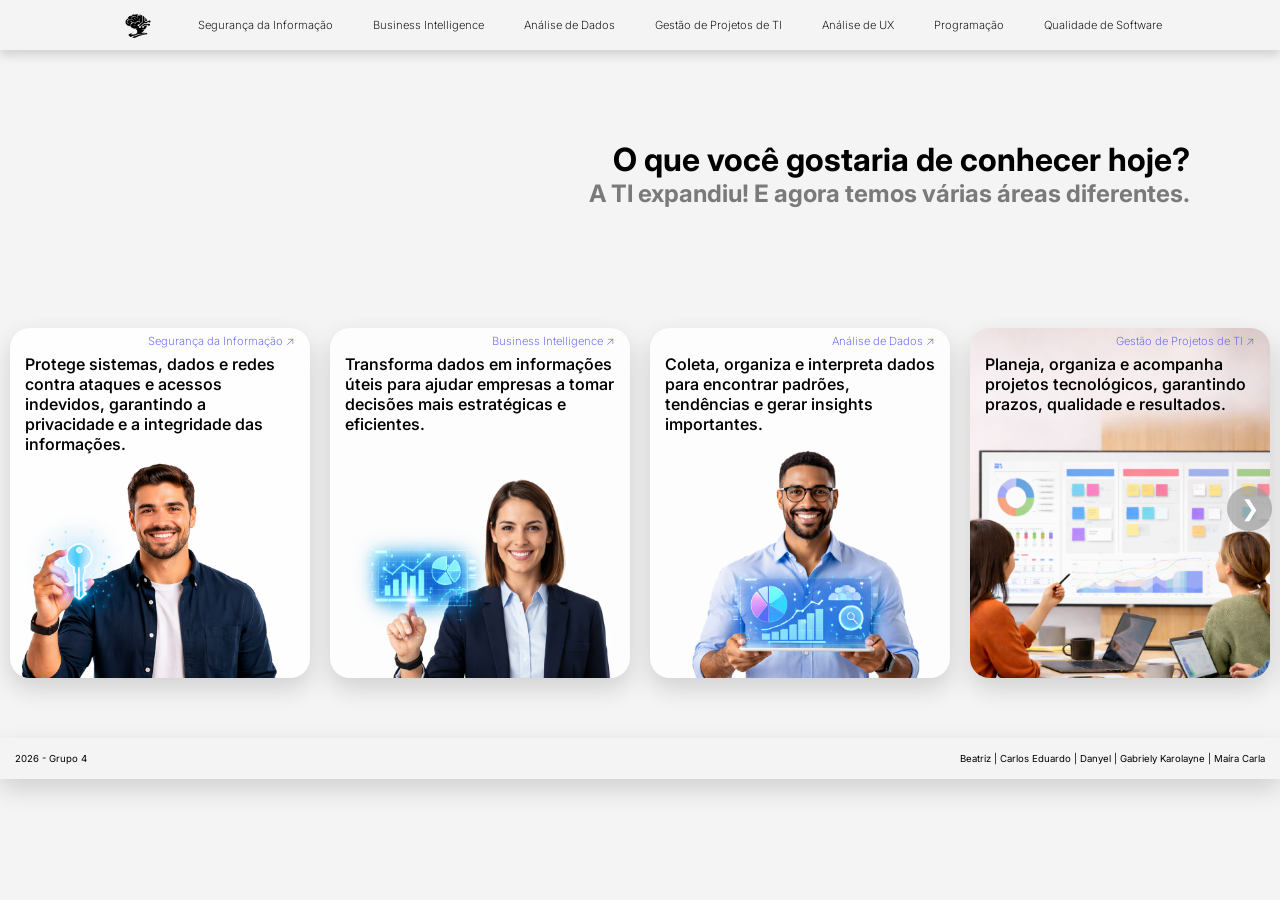
<file: index.html>
<!DOCTYPE html>
<html lang='en'>

<head>
    <meta charset='utf-8'>
    <meta name='viewport' content='width=device-width, initial-scale=1'>
    <title>Áreas da TI</title>
    <link rel="icon" type="image/x-icon" href="imgs/page-icon.png">
    <link rel='stylesheet' href='css/main.css'>
</head>

<body>
    <header class="main-header">
        <div class="logo first"><a href="index.html"><img src="imgs/icon.png" alt="Ícone do site, um cerébro com circuitos"></a></div>
        <div>
            <nav>
                <ul class="nav-links">
                    <li><a href="pages/si.html">Segurança da Informação</a></li>
                    <li><a href="pages/bi.html">Business Intelligence</a></li>
                    <li><a href="pages/ad.html">Análise de Dados</a></li>
                    <li><a href="pages/gp.html">Gestão de Projetos de TI</a></li>
                    <li><a href="pages/ux.html">Análise de UX </a></li>
                    <li><a href="pages/pr.html">Programação</a></li>
                    <li><a href="pages/qs.html">Qualidade de Software</a></li>
                </ul>
            </nav>
        </div>
    </header>
    <div class="hard-content">
        <div class="title">
            <h1>O que você gostaria de conhecer hoje?</h1>
            <h2>A TI expandiu! E agora temos várias áreas diferentes.</h2>
        </div>

        <div class="roll-cards">
            <button class="arrow left" id="prevBtn">&#10094;</button>

            <div class="content" id="cardsContainer">
                <div class="card si" aria-label="Homem segurando uma chave virtual">
                    <p class="text"><a href="pages/si.html">Segurança da Informação ↗</a></p>
                    <p class="text">Protege sistemas, dados e redes contra ataques e acessos indevidos, garantindo a
                        privacidade e a integridade das informações.</p>
                </div>
                <div class="card bi" aria-label="Mulher tocando num holograma.">
                    <p class="text"><a href="pages/bi.html">Business Intelligence ↗</a></p>
                    <p class="text">Transforma dados em informações úteis para ajudar empresas a tomar decisões mais
                        estratégicas e eficientes.</p>
                </div>
                <div class="card ad" aria-label="Homem segurando um holograma.">
                    <p class="text"><a href="pages/ad.html">Análise de Dados ↗</a></p>
                    <p class="text">Coleta, organiza e interpreta dados para encontrar padrões, tendências e gerar
                        insights importantes.</p>
                </div>
                <div class="card gp" aria-label="Grupo analisando gráficos.">
                    <p class="text"><a href="pages/gp.html">Gestão de Projetos de TI ↗</a></p>
                    <p class="text">Planeja, organiza e acompanha projetos tecnológicos, garantindo prazos, qualidade e
                        resultados.</p>
                </div>
                <div class="card ux" aria-label="Grupo analisando interfaces.">
                    <p class="text black"><a href="pages/ux.html">Análise de UX ↗</a></p>
                    <p class="text black">Foca na experiência do usuário, tornando sistemas e sites mais fáceis,
                        intuitivos e agradáveis de usar.</p>
                </div>
                <div class="card pr" aria-label="Homem programando em um computador.">
                    <p class="text black"><a href="pages/pr.html">Programação ↗</a></p>
                    <p class="text black">Desenvolve sistemas, aplicativos e soluções digitais por meio de linguagens de
                        código.</p>
                </div>
                <div class="card qs" aria-label="Mulher mexendo em um tablet em frente ao computador.">
                    <p class="text"><a href="pages/qs.html">Qualidade de Software ↗</a></p>
                    <p class="text">Testa e valida sistemas para garantir que funcionem corretamente, sem erros e com
                        boa performance.</p>
                </div>
            </div>

            <button class="arrow right" id="nextBtn">&#10095;</button>
        </div>
    </div>
    <footer>
        <div class="group-name">
            <p>2026 - Grupo 4</p>
        </div>
        <div class="names">
            <p>Beatriz | Carlos Eduardo | Danyel | Gabriely Karolayne | Maíra Carla</p>
        </div>
    </footer>
    <script src="js/main.js"></script>
</body>

</html>
</file>
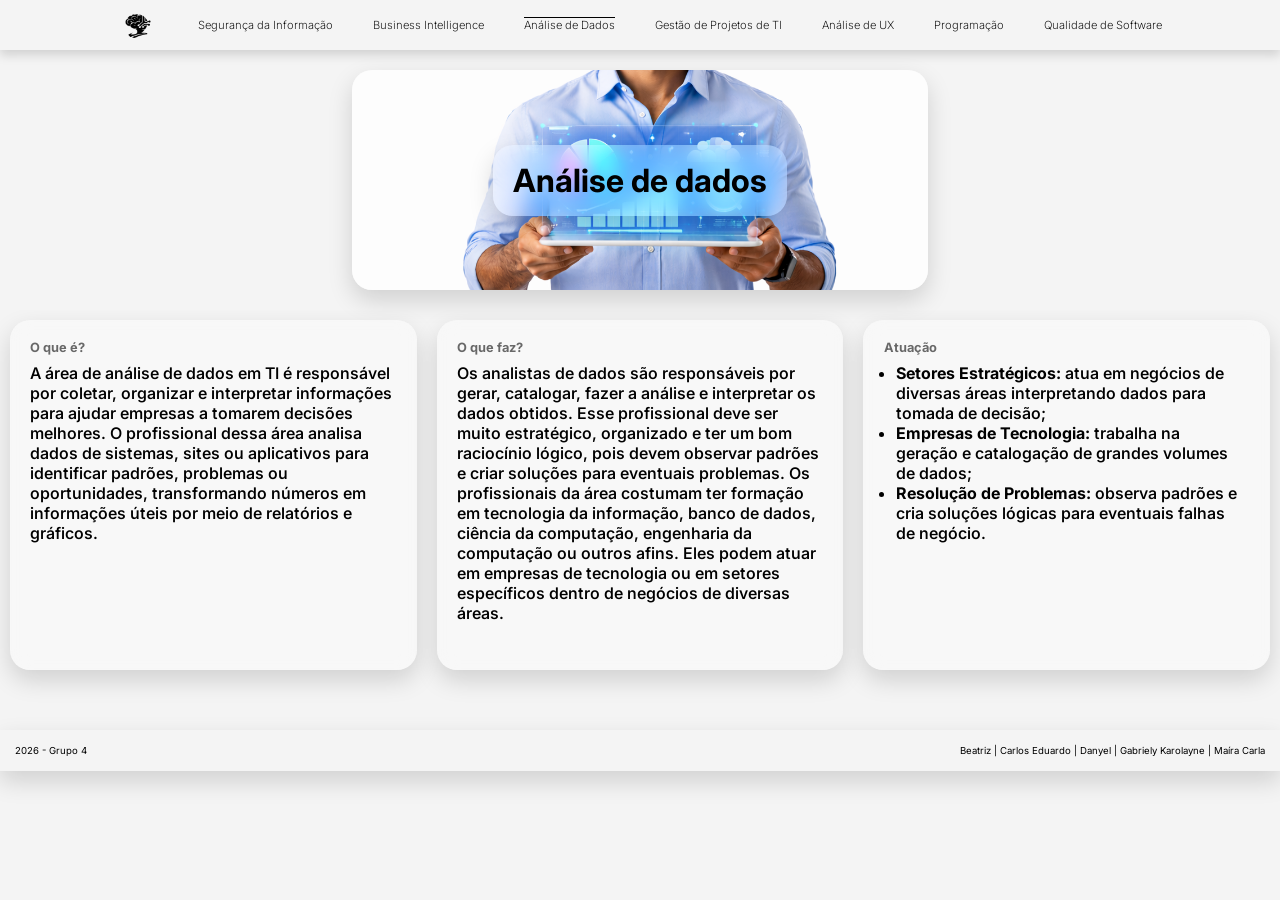
<file: pages/ad.html>
<!DOCTYPE html>
<html lang='en'>

<head>
    <meta charset='utf-8'>
    <meta name='viewport' content='width=device-width, initial-scale=1'>
    <title>Análise de Dados</title>
    <link rel="icon" type="image/x-icon" href="../imgs/page-icon.png">
    <link rel='stylesheet' href='../css/main.css'>
</head>

<body>
    <header class="main-header">
        <div class="logo"><a href="../index.html"><img src="../imgs/icon.png"
                    alt="Ícone do site, um cerébro com circuitos"></a></div>
        <div>
            <nav>
                <ul class="nav-links">
                    <li><a href="si.html">Segurança da Informação</a></li>
                    <li><a href="bi.html">Business Intelligence</a></li>
                    <li><a href="ad.html" class="selected">Análise de Dados</a></li>
                    <li><a href="gp.html">Gestão de Projetos de TI</a></li>
                    <li><a href="ux.html">Análise de UX </a></li>
                    <li><a href="pr.html">Programação</a></li>
                    <li><a href="qs.html">Qualidade de Software</a></li>
                </ul>
            </nav>
        </div>
    </header>
    <div class="page-content">
        <div class="title ad" aria-label="Homem segurando um holograma.">
            <h1>Análise de dados</h1>
        </div>
        <div class="content">

            <!-- Editar AQUI! -->
            <div class="card">
                <p class="subtitle">O que é?</p>
                <p class="text">A área de análise de dados em TI é responsável por coletar, organizar e interpretar
                    informações para ajudar empresas a tomarem decisões melhores. O profissional dessa área analisa
                    dados de sistemas, sites ou aplicativos para identificar padrões, problemas ou oportunidades,
                    transformando números em informações úteis por meio de relatórios e gráficos. </p>
            </div>

            <!-- Editar AQUI! -->
            <div class="card">
                <p class="subtitle">O que faz?</p>
                <p class="text">Os analistas de dados são responsáveis por gerar, catalogar, fazer a análise e
                    interpretar os dados obtidos. Esse profissional deve ser muito estratégico, organizado e ter um bom
                    raciocínio lógico, pois devem observar padrões e criar soluções para eventuais problemas. Os
                    profissionais da área costumam ter formação em tecnologia da informação, banco de dados, ciência da
                    computação, engenharia da computação ou outros afins. Eles podem atuar em empresas de tecnologia ou
                    em setores específicos dentro de negócios de diversas áreas.</p>
            </div>

            <!-- Editar AQUI! -->
            <div class="card">
                <p class="subtitle">Atuação</p>
                <p class="text"></p>
                <ul class="list">
                    <li><b>Setores Estratégicos:</b> atua em negócios de diversas áreas interpretando dados para tomada
                        de decisão;</li>
                    <li><b>Empresas de Tecnologia:</b> trabalha na geração e catalogação de grandes volumes de dados;
                    </li>
                    <li><b>Resolução de Problemas:</b> observa padrões e cria soluções lógicas para eventuais falhas de
                        negócio.</li>
                </ul>
            </div>
        </div>

    </div>
    </div>
    <footer>
        <div class="group-name">
            <p>2026 - Grupo 4</p>
        </div>
        <div class="names">
            <p>Beatriz | Carlos Eduardo | Danyel | Gabriely Karolayne | Maíra Carla</p>
        </div>
    </footer>
</body>

</html>
</file>
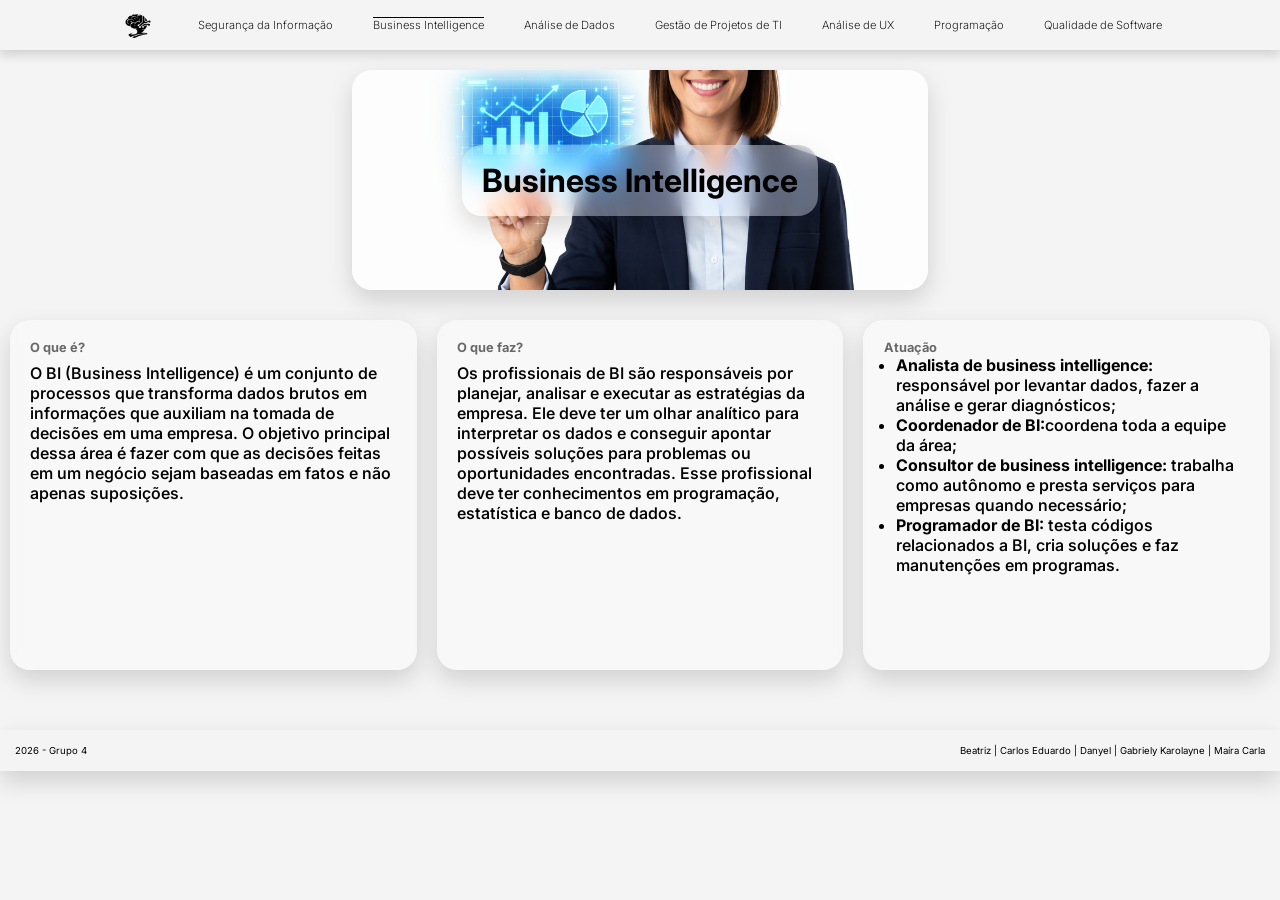
<file: pages/bi.html>
<!DOCTYPE html>
<html lang='en'>

<head>
    <meta charset='utf-8'>
    <meta name='viewport' content='width=device-width, initial-scale=1'>
    <title>Business Intelligence</title>
    <link rel="icon" type="image/x-icon" href="../imgs/page-icon.png">
    <link rel='stylesheet' href='../css/main.css'>
</head>

<body>
    <header class="main-header">
        <div class="logo"><a href="../index.html"><img src="../imgs/icon.png"
                    alt="Ícone do site, um cerébro com circuitos"></a></div>
        <div>
            <nav>
                <ul class="nav-links">
                    <li><a href="si.html">Segurança da Informação</a></li>
                    <li><a href="bi.html" class="selected">Business Intelligence</a></li>
                    <li><a href="ad.html">Análise de Dados</a></li>
                    <li><a href="gp.html">Gestão de Projetos de TI</a></li>
                    <li><a href="ux.html">Análise de UX </a></li>
                    <li><a href="pr.html">Programação</a></li>
                    <li><a href="qs.html">Qualidade de Software</a></li>
                </ul>
            </nav>
        </div>
    </header>
    <div class="page-content">
        <div class="title bi" aria-label="Mulher tocando num holograma.">
            <h1>Business Intelligence</h1>
        </div>
        <div class="content">
            <!-- Editar AQUI! -->
            <div class="card">
                <p class="subtitle">O que é?</p>
                <p class="text">O BI (Business Intelligence) é um conjunto de processos que transforma dados brutos em
                    informações que auxiliam na tomada de decisões em uma empresa. O objetivo principal dessa área é
                    fazer com que as decisões feitas em um negócio sejam baseadas em fatos e não apenas suposições. </p>
            </div>

            <!-- Editar AQUI! -->
            <div class="card">
                <p class="subtitle">O que faz?</p>
                <p class="text">Os profissionais de BI são responsáveis por planejar, analisar e executar as estratégias
                    da empresa. Ele deve ter um olhar analítico para interpretar os dados e conseguir apontar possíveis
                    soluções para problemas ou oportunidades encontradas. Esse profissional deve ter conhecimentos em
                    programação, estatística e banco de dados. </p>
            </div>

            <!-- Editar AQUI! -->
            <div class="card">
                <p class="subtitle">Atuação</p>
                <ul class="list">
                    <li><b>Analista de business intelligence:</b> responsável por levantar dados, fazer a análise e
                        gerar diagnósticos;</li>
                    <li><b>Coordenador de BI:</b>coordena toda a equipe da área;</li>
                    <li><b>Consultor de business intelligence:</b> trabalha como autônomo e presta serviços para
                        empresas quando necessário;</li>
                    <li><b>Programador de BI:</b> testa códigos relacionados a BI, cria soluções e faz manutenções em
                        programas.</li>
                </ul>
            </div>
        </div>
    </div>
    </div>
    <footer>
        <div class="group-name">
            <p>2026 - Grupo 4</p>
        </div>
        <div class="names">
            <p>Beatriz | Carlos Eduardo | Danyel | Gabriely Karolayne | Maíra Carla</p>
        </div>
    </footer>
</body>

</html>
</file>
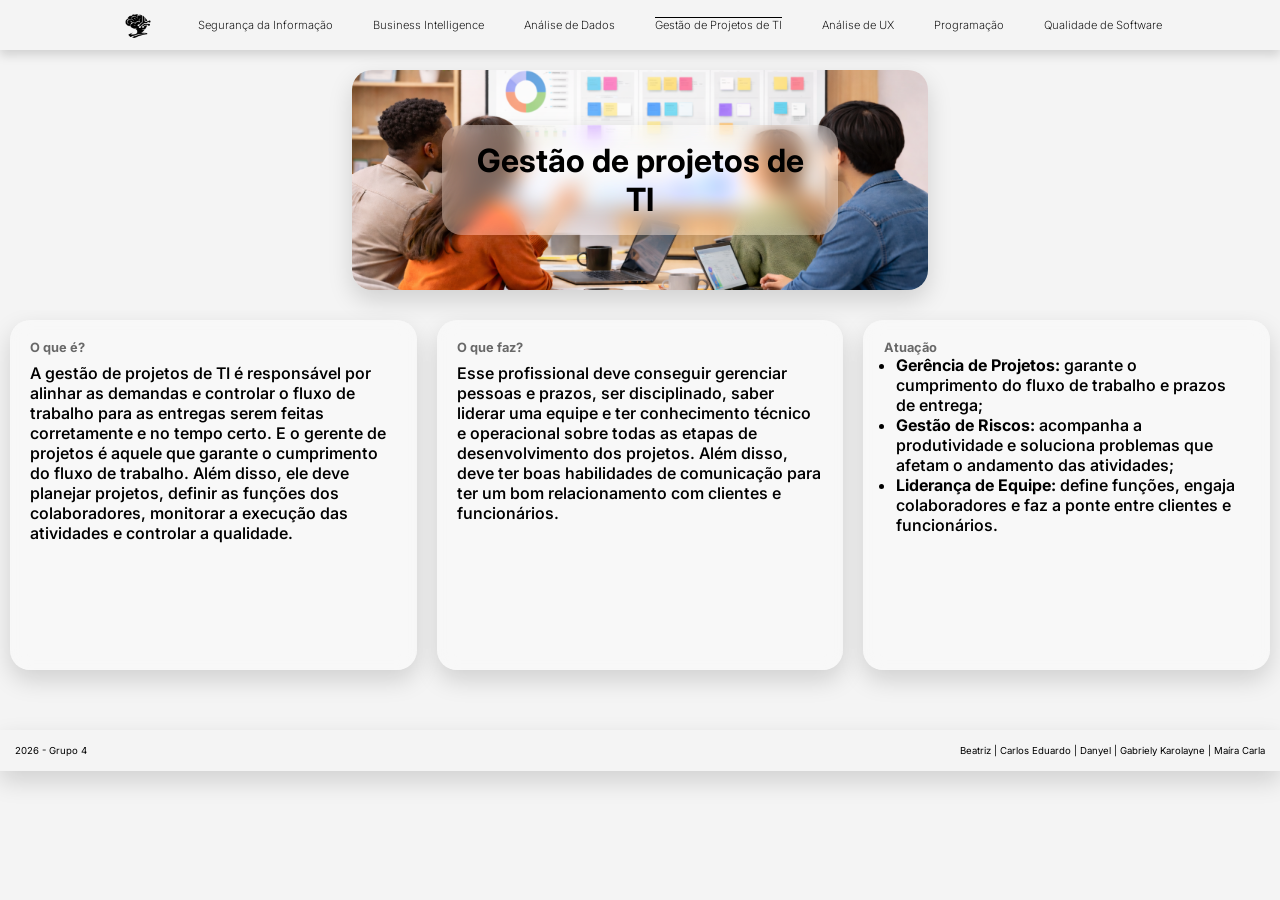
<file: pages/gp.html>
<!DOCTYPE html>
<html lang='en'>

<head>
    <meta charset='utf-8'>
    <meta name='viewport' content='width=device-width, initial-scale=1'>
    <title>Gestão de Projetos de TI</title>
    <link rel="icon" type="image/x-icon" href="../imgs/page-icon.png">
    <link rel='stylesheet' href='../css/main.css'>
</head>

<body>
    <header class="main-header">
        <div class="logo"><a href="../index.html"><img src="../imgs/icon.png"
                    alt="Ícone do site, um cerébro com circuitos"></a></div>
        <div>
            <nav>
                <ul class="nav-links">
                    <li><a href="si.html">Segurança da Informação</a></li>
                    <li><a href="bi.html">Business Intelligence</a></li>
                    <li><a href="ad.html">Análise de Dados</a></li>
                    <li><a href="gp.html" class="selected">Gestão de Projetos de TI</a></li>
                    <li><a href="ux.html">Análise de UX </a></li>
                    <li><a href="pr.html">Programação</a></li>
                    <li><a href="qs.html">Qualidade de Software</a></li>
                </ul>
            </nav>
        </div>
    </header>
    <div class="page-content">
        <div class="title gp" aria-label="Grupo analisando gráficos.">
            <h1>Gestão de projetos de TI</h1>
        </div>
        <div class="content">

            <!-- Editar AQUI! -->
            <div class="card">
                <p class="subtitle">O que é?</p>
                <p class="text">A gestão de projetos de TI é responsável por alinhar as demandas e controlar o fluxo de
                    trabalho para as entregas serem feitas corretamente e no tempo certo. E o gerente de projetos é
                    aquele que garante o cumprimento do fluxo de trabalho. Além disso, ele deve planejar projetos,
                    definir as funções dos colaboradores, monitorar a execução das atividades e controlar a qualidade.
                </p>
            </div>

            <!-- Editar AQUI! -->
            <div class="card">
                <p class="subtitle">O que faz?</p>
                <p class="text">Esse profissional deve conseguir gerenciar pessoas e prazos, ser disciplinado, saber
                    liderar uma equipe e ter conhecimento técnico e operacional sobre todas as etapas de desenvolvimento
                    dos projetos. Além disso, deve ter boas habilidades de comunicação para ter um bom relacionamento
                    com clientes e funcionários.</p>
            </div>

            <!-- Editar AQUI! -->
            <div class="card">
                <p class="subtitle">Atuação</p>
                <ul class="list">
                    <li><b>Gerência de Projetos:</b> garante o cumprimento do fluxo de trabalho e prazos de entrega;
                    </li>
                    <li><b>Gestão de Riscos:</b> acompanha a produtividade e soluciona problemas que afetam o andamento
                        das atividades;</li>
                    <li><b>Liderança de Equipe:</b> define funções, engaja colaboradores e faz a ponte entre clientes e
                        funcionários.</li>
                </ul>
            </div>

        </div>
    </div>
    </div>
    <footer>
        <div class="group-name">
            <p>2026 - Grupo 4</p>
        </div>
        <div class="names">
            <p>Beatriz | Carlos Eduardo | Danyel | Gabriely Karolayne | Maíra Carla</p>
        </div>
    </footer>
</body>

</html>
</file>
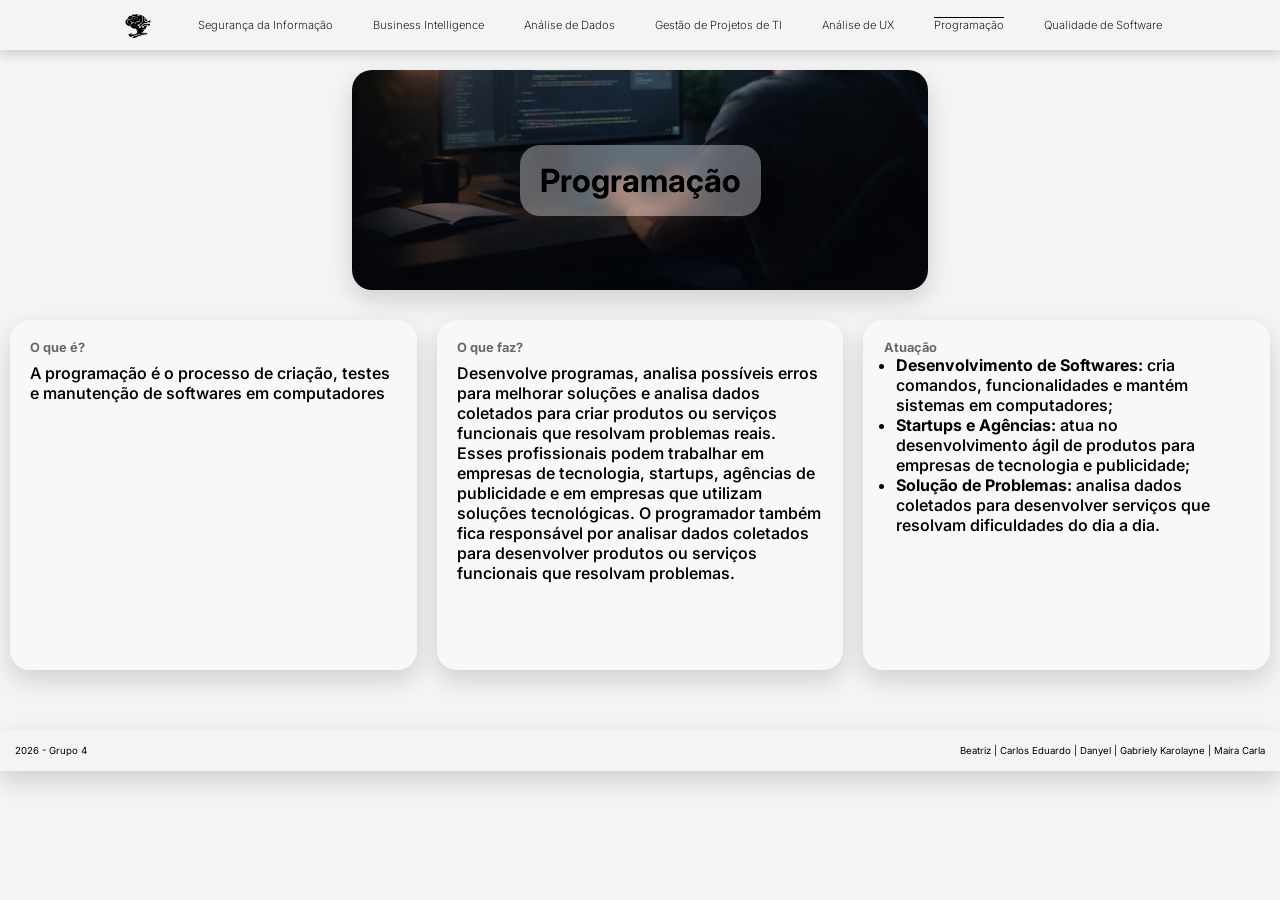
<file: pages/pr.html>
<!DOCTYPE html>
<html lang='pt-br'>

<head>
    <meta chgit reset --hard a86d0edarset='utf-8'>
    <meta name='viewport' content='width=device-width, initial-scale=1'>
    <title>Programação</title>
    <link rel="icon" type="image/x-icon" href="../imgs/page-icon.png">
    <link rel='stylesheet' href='../css/main.css'>
</head>

<body>
    <header class="main-header">
        <div class="logo"><a href="../index.html"><img src="../imgs/icon.png"
                    alt="Ícone do site, um cerébro com circuitos"></a></div>
        <div>
            <nav>
                <ul class="nav-links">
                    <li><a href="si.html">Segurança da Informação</a></li>
                    <li><a href="bi.html">Business Intelligence</a></li>
                    <li><a href="ad.html">Análise de Dados</a></li>
                    <li><a href="gp.html">Gestão de Projetos de TI</a></li>
                    <li><a href="ux.html">Análise de UX </a></li>
                    <li><a href="pr.html" class="selected">Programação</a></li>
                    <li><a href="qs.html">Qualidade de Software</a></li>
                </ul>
            </nav>
        </div>
    </header>

    <div class="page-content">
        <div class="title pr" aria-label="Homem programando em um computador.">
            <h1>Programação</h1>
        </div>
        <div class="content">

            <!-- Editar AQUI! -->
            <div class="card">
                <p class="subtitle">O que é?</p>
                <p class="text">A programação é o processo de criação, testes e manutenção de softwares em computadores
                </p>
            </div>

            <!-- Editar AQUI! -->
            <div class="card">
                <p class="subtitle">O que faz?</p>
                <p class="text">Desenvolve programas, analisa possíveis erros para melhorar soluções e analisa dados
                    coletados para criar produtos ou serviços funcionais que resolvam problemas reais. Esses
                    profissionais podem trabalhar em empresas de tecnologia, startups, agências de
                    publicidade e
                    em empresas que utilizam soluções tecnológicas. O programador também fica responsável
                    por analisar dados coletados para desenvolver produtos ou serviços funcionais que resolvam
                    problemas.</p>
            </div>

            <!-- Editar AQUI! -->
            <div class="card">
                <p class="subtitle">Atuação</p>
                <ul class="list">
                    <li><b>Desenvolvimento de Softwares:</b> cria comandos, funcionalidades e mantém sistemas em
                        computadores;</li>
                    <li><b>Startups e Agências:</b> atua no desenvolvimento ágil de produtos para empresas de tecnologia
                        e publicidade;</li>
                    <li><b>Solução de Problemas:</b> analisa dados coletados para desenvolver serviços que resolvam
                        dificuldades do dia a dia.</li>
                </ul>
            </div>
        </div>
    </div>

    <footer>
        <div class="group-name">
            <p>2026 - Grupo 4</p>
        </div>
        <div class="names">
            <p>Beatriz | Carlos Eduardo | Danyel | Gabriely Karolayne | Maíra Carla</p>
        </div>
    </footer>
</body>

</html>
</file>
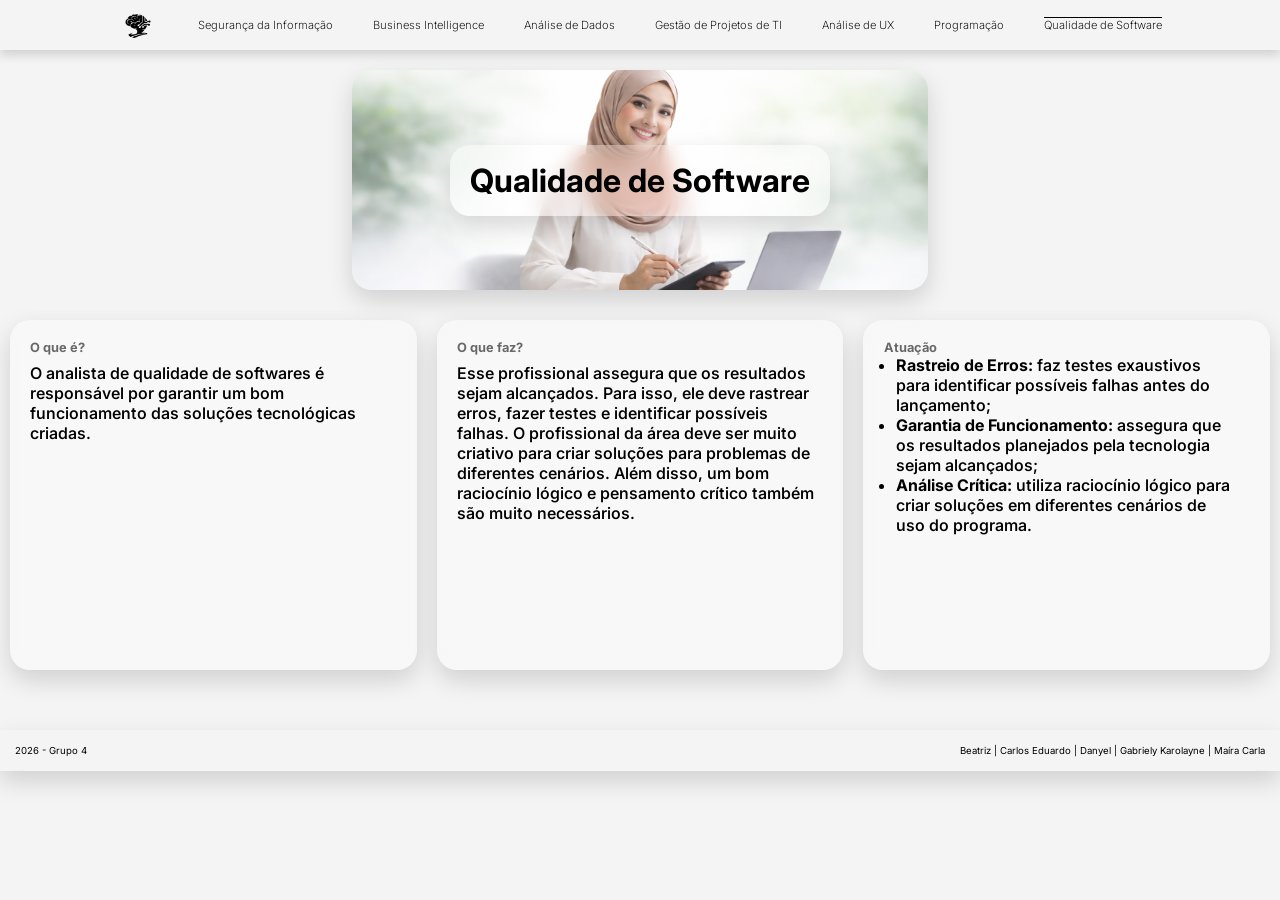
<file: pages/qs.html>
<!DOCTYPE html>
<html lang='pt-br'>

<head>
    <meta charset='utf-8'>
    <meta name='viewport' content='width=device-width, initial-scale=1'>
    <title>Qualidade de Software</title>
    <link rel="icon" type="image/x-icon" href="../imgs/page-icon.png">
    <link rel='stylesheet' href='../css/main.css'>
</head>

<body>
    <header class="main-header">
        <div class="logo"><a href="../index.html"><img src="../imgs/icon.png"
                    alt="Ícone do site, um cerébro com circuitos"></a></div>
        <div>
            <nav>
                <ul class="nav-links">
                    <li><a href="si.html">Segurança da Informação</a></li>
                    <li><a href="bi.html">Business Intelligence</a></li>
                    <li><a href="ad.html">Análise de Dados</a></li>
                    <li><a href="gp.html">Gestão de Projetos de TI</a></li>
                    <li><a href="ux.html">Análise de UX </a></li>
                    <li><a href="pr.html">Programação</a></li>
                    <li><a href="qs.html" class="selected">Qualidade de Software</a></li>
                </ul>
            </nav>
        </div>
    </header>

    <div class="page-content">
        <div class="title qs">
            <h1>Qualidade de Software</h1>
        </div>
        <div class="content">

            <!-- Editar AQUI! -->
            <div class="card">
                <p class="subtitle">O que é?</p>
                <p class="text">O analista de qualidade de softwares é responsável por garantir um bom funcionamento das
                    soluções
                    tecnológicas criadas.</p>
            </div>

            <!-- Editar AQUI! -->
            <div class="card">
                <p class="subtitle">O que faz?</p>
                <p class="text"> Esse profissional assegura que os resultados sejam alcançados. Para isso, ele deve
                    rastrear erros, fazer testes e identificar possíveis falhas. O profissional da área deve ser muito
                    criativo para criar soluções para problemas de diferentes
                    cenários. Além disso, um bom raciocínio lógico e pensamento crítico também são muito necessários.
                </p>
            </div>

            <!-- Editar AQUI! -->
            <div class="card">
                <p class="subtitle">Atuação</p>
                <ul class="list">
                    <li><b>Rastreio de Erros:</b> faz testes exaustivos para identificar possíveis falhas antes do
                        lançamento;</li>
                    <li><b>Garantia de Funcionamento:</b> assegura que os resultados planejados pela tecnologia sejam
                        alcançados;</li>
                    <li><b>Análise Crítica:</b> utiliza raciocínio lógico para criar soluções em diferentes cenários de
                        uso do programa.</li>
                </ul>
            </div>
        </div>

        <footer>
            <div class="group-name">
                <p>2026 - Grupo 4</p>
            </div>
            <div class="names">
                <p>Beatriz | Carlos Eduardo | Danyel | Gabriely Karolayne | Maíra Carla</p>
            </div>
        </footer>
</body>

</html>
</file>
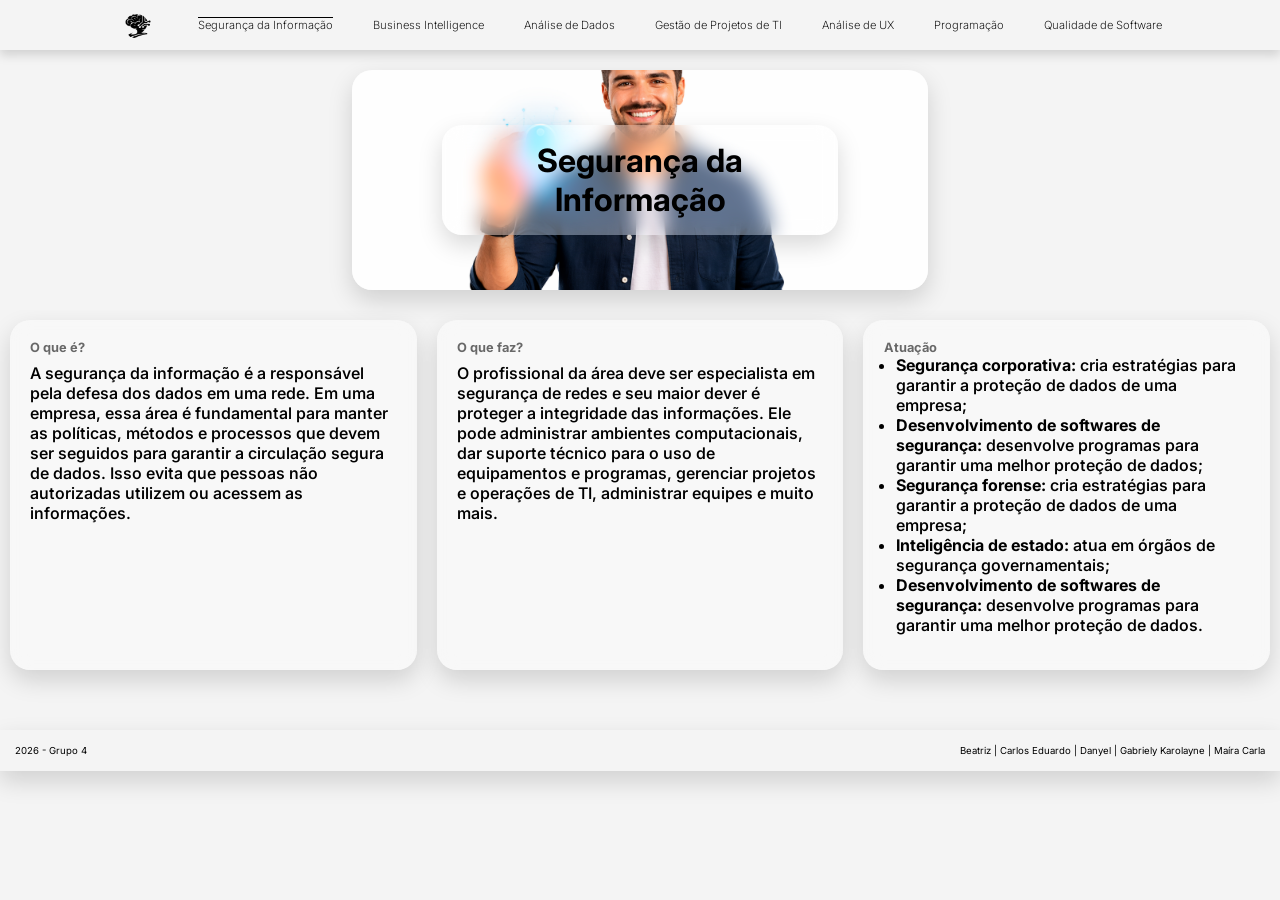
<file: pages/si.html>
<!DOCTYPE html>
<html lang='en'>

<head>
    <meta charset='utf-8'>
    <meta name='viewport' content='width=device-width, initial-scale=1'>
    <title>Segurança da Informação</title>
    <link rel="icon" type="image/x-icon" href="../imgs/page-icon.png">
    <link rel='stylesheet' href='../css/main.css'>
</head>

<body>
    <header class="main-header">
        <div class="logo"><a href="../index.html"><img src="../imgs/icon.png"
                    alt="Ícone do site, um cerébro com circuitos"></a></div>
        <div>
            <nav>
                <ul class="nav-links">
                    <li><a href="si.html" class="selected">Segurança da Informação</a></li>
                    <li><a href="bi.html">Business Intelligence</a></li>
                    <li><a href="ad.html">Análise de Dados</a></li>
                    <li><a href="gp.html">Gestão de Projetos de TI</a></li>
                    <li><a href="ux.html">Análise de UX </a></li>
                    <li><a href="pr.html">Programação</a></li>
                    <li><a href="qs.html">Qualidade de Software</a></li>
                </ul>
            </nav>
        </div>
    </header>
    <div class="page-content">
        <div class="title si" aria-label="Homem segurando uma chave virtual">
            <h1>Segurança da Informação</h1>
        </div>
        <div class="content">

            <!-- Editar AQUI! -->
            <div class="card">
                <p class="subtitle">O que é?</p>
                <p class="text">A segurança da informação é a responsável pela defesa dos dados em uma rede. Em uma
                    empresa, essa área é fundamental para manter as políticas, métodos e processos que devem ser
                    seguidos para garantir a circulação segura de dados. Isso evita que pessoas não autorizadas utilizem
                    ou acessem as informações.</p>
            </div>

            <!-- Editar AQUI! -->
            <div class="card">
                <p class="subtitle">O que faz?</p>
                <p class="text">O profissional da área deve ser especialista em segurança de redes e seu maior dever é
                    proteger a integridade das informações. Ele pode administrar ambientes computacionais, dar suporte
                    técnico para o uso de equipamentos e programas, gerenciar projetos e operações de TI, administrar
                    equipes e muito mais.</p>
            </div>

            <!-- Editar AQUI! -->
            <div class="card">
                <p class="subtitle">Atuação</p>
                <ul class="list">
                    <li><b>Segurança corporativa:</b> cria estratégias para garantir a proteção de dados de uma empresa;
                    </li>
                    <li><b>Desenvolvimento de softwares de segurança:</b> desenvolve programas para garantir uma melhor
                        proteção de dados;</li>
                    <li><b>Segurança forense:</b> cria estratégias para garantir a proteção de dados de uma empresa;
                    </li>
                    <li><b>Inteligência de estado:</b> atua em órgãos de segurança governamentais;</li>
                    <li><b>Desenvolvimento de softwares de segurança:</b> desenvolve programas para garantir uma melhor
                        proteção de dados.</li>
                </ul>
            </div>
        </div>
    </div>
    </div>
    <footer>
        <div class="group-name">
            <p>2026 - Grupo 4</p>
        </div>
        <div class="names">
            <p>Beatriz | Carlos Eduardo | Danyel | Gabriely Karolayne | Maíra Carla</p>
        </div>
    </footer>
</body>

</html>
</file>
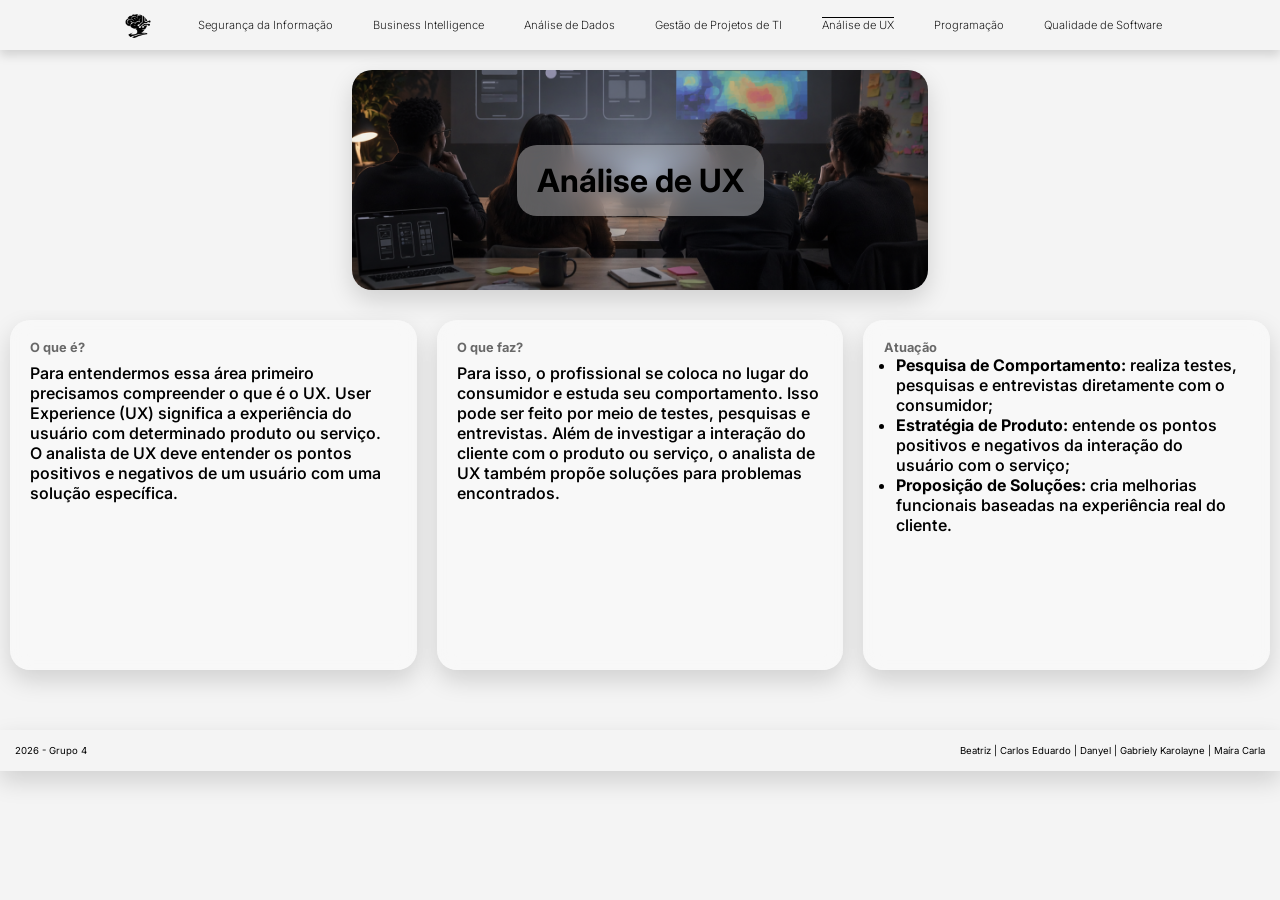
<file: pages/ux.html>
<!DOCTYPE html>
<html lang='pt-br'>

<head>
    <meta charset='utf-8'>
    <meta name='viewport' content='width=device-width, initial-scale=1'>
    <title>Análise de UX</title>
    <link rel="icon" type="image/x-icon" href="../imgs/page-icon.png">
    <link rel='stylesheet' href='../css/main.css'>
</head>

<body>
    <header class="main-header">
        <div class="logo"><a href="../index.html"><img src="../imgs/icon.png"
                    alt="Ícone do site, um cerébro com circuitos"></a></div>
        <div>
            <nav>
                <ul class="nav-links" aria-label="Grupo analisando interfaces.">
                    <li><a href="si.html">Segurança da Informação</a></li>
                    <li><a href="bi.html">Business Intelligence</a></li>
                    <li><a href="ad.html">Análise de Dados</a></li>
                    <li><a href="gp.html">Gestão de Projetos de TI</a></li>
                    <li><a href="ux.html" class="selected">Análise de UX </a></li>
                    <li><a href="pr.html">Programação</a></li>
                    <li><a href="qs.html">Qualidade de Software</a></li>
                </ul>
            </nav>
        </div>
    </header>

    <div class="page-content">
        <div class="title ux">
            <h1>Análise de UX</h1>
        </div>
        <div class="content">

            <!-- Editar AQUI! -->
            <div class="card">
                <p class="subtitle">O que é?</p>
                <p class="text">Para entendermos essa área primeiro precisamos compreender o que é o UX. User Experience
                    (UX)
                    significa a experiência do usuário com determinado produto ou serviço. O analista de UX deve
                    entender os pontos positivos e negativos de um usuário com uma solução específica.</p>
            </div>

            <!-- Editar AQUI! -->
            <div class="card">
                <p class="subtitle">O que faz?</p>
                <p class="text">Para isso, o profissional se coloca no lugar do consumidor e estuda seu comportamento.
                    Isso pode ser
                    feito por meio de testes, pesquisas e entrevistas. Além de investigar a interação do cliente com o
                    produto ou serviço, o analista de UX também propõe soluções para problemas encontrados.</p>
            </div>

            <!-- Editar AQUI! -->
            <div class="card">
                <p class="subtitle">Atuação</p>
                <ul class="list">
                    <li><b>Pesquisa de Comportamento:</b> realiza testes, pesquisas e entrevistas diretamente com o
                        consumidor;</li>
                    <li><b>Estratégia de Produto:</b> entende os pontos positivos e negativos da interação do usuário
                        com o serviço;</li>
                    <li><b>Proposição de Soluções:</b> cria melhorias funcionais baseadas na experiência real do
                        cliente.</li>
                </ul>
            </div>
        </div>
    </div>

    <footer>
        <div class="group-name">
            <p>2026 - Grupo 4</p>
        </div>
        <div class="names">
            <p>Beatriz | Carlos Eduardo | Danyel | Gabriely Karolayne | Maíra Carla</p>
        </div>
    </footer>
</body>

</html>
</file>
<file: css/main.css>
@import url('https://fonts.googleapis.com/css2?family=Inter:ital,opsz,wght@0,14..32,100..900;1,14..32,100..900&display=swap');

* {
    margin: 0;
    padding: 0;
    box-sizing: border-box;
    text-decoration: none;
}

body {
    background-color: rgb(244, 244, 244);
    font-family: "Inter", sans-serif;
}

.main-header {
    font-size: .7rem;
    display: flex;
    justify-content: center;
    padding: 5px 2%;
    align-items: center;
    background-color: rgb(244, 244, 244);
    color: black;
    width: 100%;
    box-shadow: 0px 5px 10px rgba(0,0,0,.15);
    gap: 10px;
}

.logo a { 
    display: flex;
    align-items: center;
}

.logo img {
    color: black;
    height: 40px;
    width: auto;
}

.logo:hover:not(.first) {
    opacity: .65;
    transition: .2s;
}

.nav-links {
    display: flex;
    list-style: none;;
    gap: 10px;
}

.nav-links li {
    margin-left: 30px;
}

.nav-links a {
    font-weight: 250;
    color: black;
}

.nav-links a:hover:not(.selected) {
    font-weight: 250;
    opacity: .5;
    transition: .2s;
}

.nav-links a.selected {
    text-decoration: overline;
    color: black;
    opacity: 1;
}

.title {
    padding: 90px;
    text-align: right;
}

.title h2 {
    color: rgb(0, 0 ,0, .5);
}

.page-content .si,
.page-content .bi,
.page-content .ad,
.page-content .gp,
.page-content .ux,
.page-content .pr,
.page-content .qs { /* NÃO MEXE TÁ FUNCIONANDO! */    
    display: flex;
    justify-content: center;
    align-items: center;

    width: 45%;
    height: 220px;
    margin: 20px auto;

    background-size: cover;
    background-position: center bottom;
    background-repeat: no-repeat;

    box-shadow: 0px 10px 25px rgba(0,0,0,0.15);
    border-radius: 20px;
}

.page-content .si h1,
.page-content .bi h1,
.page-content .ad h1,
.page-content .gp h1,
.page-content .ux h1,
.page-content .pr h1,
.page-content .qs h1 { /* NEM MEXER AQUI */
    text-align: center;
    padding: 16px 20px;

    background-color: rgba(255, 255, 255, 0.35);
    border-radius: 20px;
    backdrop-filter: blur(10px) saturate(180%);

    box-shadow: 0px 10px 25px rgba(0,0,0,0.15);
}

.hard-content {
    width: 100%;
}

.page-content {
    width: 100%;
}

.content {
    display: flex;
    gap: 20px;
    margin: 20px 0 0 0;
    overflow-x: auto;
    padding: 10px;
    -ms-overflow-style: none;
    scrollbar-width: none;
}

.content::-webkit-scrollbar { /* codigo das setas para passa os cards */
    display: none;
}

.roll-cards {
    position: relative;
    width: 100%;
}

.arrow {
    position: absolute;
    top: 40%;
    z-index: 10;

    border: none;
    background-color: rgba(157, 157, 157, 0.7);
    color: white;
    width: 45px;
    height: 45px;
    border-radius: 50%;
    font-size: 1.4rem;
    cursor: pointer;
    transition: opacity 0.3s;
}

.left {
    left: 8px;
}

.right {
    right: 8px;
}

.roll-cards .card {
    background-color: white;
    font-weight: 550;
    border-radius: 20px;
    text-align: left;
    box-shadow: 0px 10px 25px rgba(0,0,0,0.15);
    margin-bottom: 50px;
    min-width: 300px;
    width: 300px;
    height: 350px;
    background-size: cover;
    background-position: center;
    background-repeat: no-repeat;
    flex-shrink: 0;
} /* termina aqui */

.card {
    background-color: rgb(255, 255, 255, .35);
    font-weight: 550;
    border-radius: 20px;
    text-align: left;
    box-shadow: 0px 10px 25px rgba(0,0,0,0.15);
    margin-bottom: 50px;
    width: 33%;
    height: 350px;
    backdrop-filter: blur(10px) saturate(180%)
}

.si {
    background-image: url("../imgs/img-ia-si.png");
}

.bi {
    background-image: url("../imgs/img-ia-bi.png");
}

.ad {
    background-image: url("../imgs/img-ia-ad.png");
}

.gp {
    background-image: url(../imgs/img-ia-gp.png);
}

.ux {
    background-image: url(../imgs/img-ia-ux.png);
}

.pr {
    background-image: url(../imgs/img-ia-pr.png);
}

.qs {
    background-image: url(../imgs/img-ia-qs.png);
}

.subtitle {
    font-size: .8rem;
    margin-left: 5%;
    margin-right: 5%;
    margin-top: 5%;
    color: rgb(104, 104, 104);
    font-weight: bold;
}

.text {
    margin-left: 5%;
    margin-right: 5%;
    margin-top: 2%;
}

.text a {
    display: block;
    text-align: right;
    font-size: .7rem;
    font-weight: 250;
    text-decoration: none;
    color: rgb(94, 94, 254);
}

.black {
    color: white;
}

.black a {
    color: rgb(147, 147, 255);
}

.text a:hover {
    text-decoration: underline;
}

.list {
    margin-left: 8%;
    margin-right: 8%;
}

footer {
    font-size: .6rem;
    display: flex;
    background-color: rgb(244, 244, 244);
    justify-content: space-between;
    align-items: center;
    color: black;
    padding: 15px;
    width: 100%;
    box-shadow: 0px 10px 25px rgba(0,0,0,.15)
}

.names {
    display: flex;;
}
</file>
